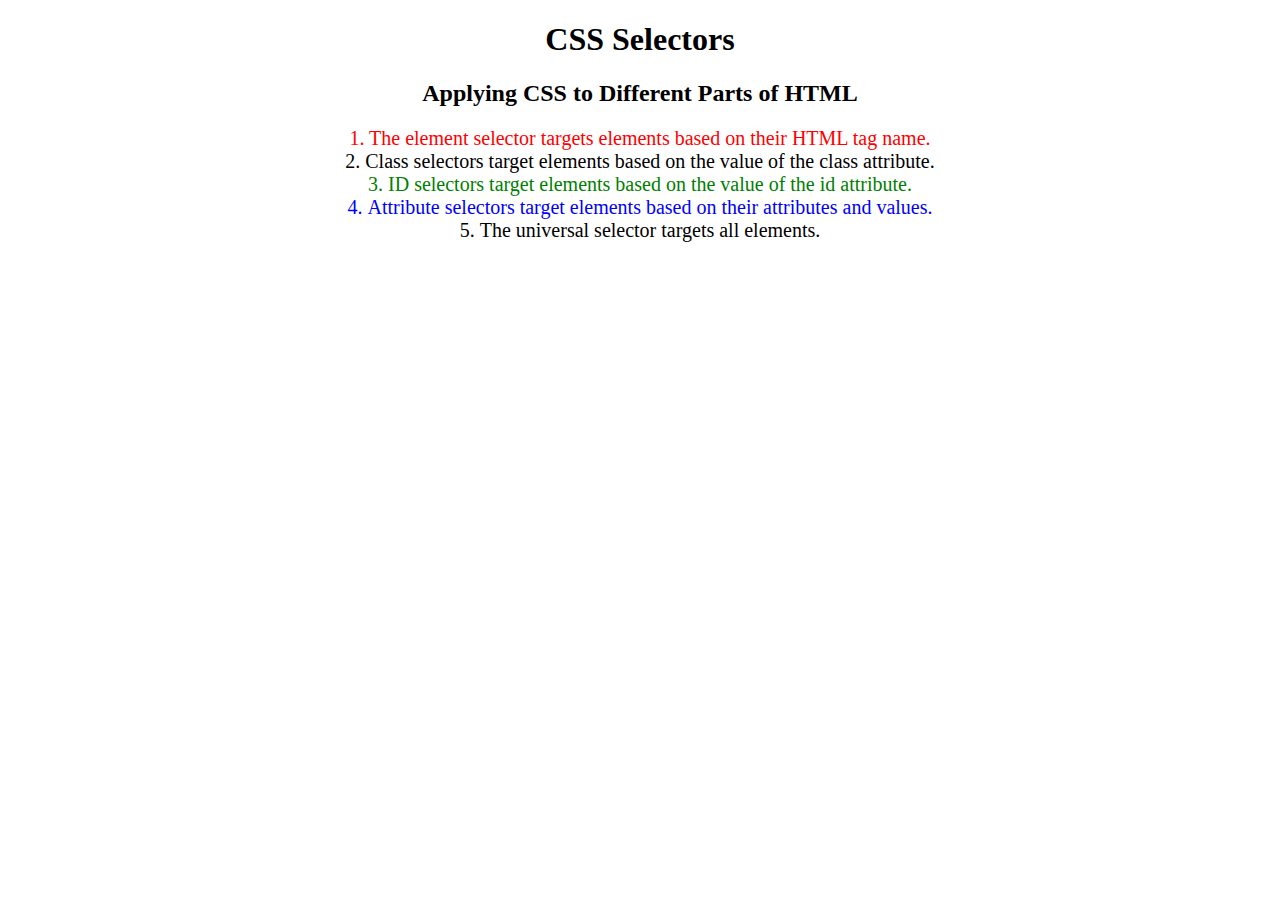
<file: CSS/1-CSS-Selectors/index.html>
<!DOCTYPE html>
<html lang="en">
  <head>
    <meta charset="UTF-8" />
    <title>CSS Selectors</title>
    <link rel="stylesheet" href="./style.css" />
  </head>

  <body>
    <h1>CSS Selectors</h1>
    <h2>Applying CSS to Different Parts of HTML</h2>
    <!-- TODO 1: Set the CSS for all paragraph tags to "color: red" -->
    <p class="note">
      1. The element selector targets elements based on their HTML tag name.
    </p>

    <ol>
      <!-- TODO 2: Set the CSS for all elements with a class of "note" to "font-size: 20px" -->
      <li class="note" value="2">
        Class selectors target elements based on the value of the class
        attribute.
      </li>

      <!-- TODO 3: Set the CSS for the element with an id of "id-selector-demo" to "color: green" -->
      <li class="note" id="id-selector-demo" value="3">
        ID selectors target elements based on the value of the id attribute.
      </li>

      <!-- TODO 4: Set the CSS for the li elements that have the "value" attribute set to "4" to have "color: blue" -->
      <li class="note" value="4">
        Attribute selectors target elements based on their attributes and
        values.
      </li>

      <!-- TODO 5: Set all elements to have "text-align: center" -->
      <li class="note" value="5">
        The universal selector targets all elements.
      </li>
    </ol>
  </body>
</html>
</file>
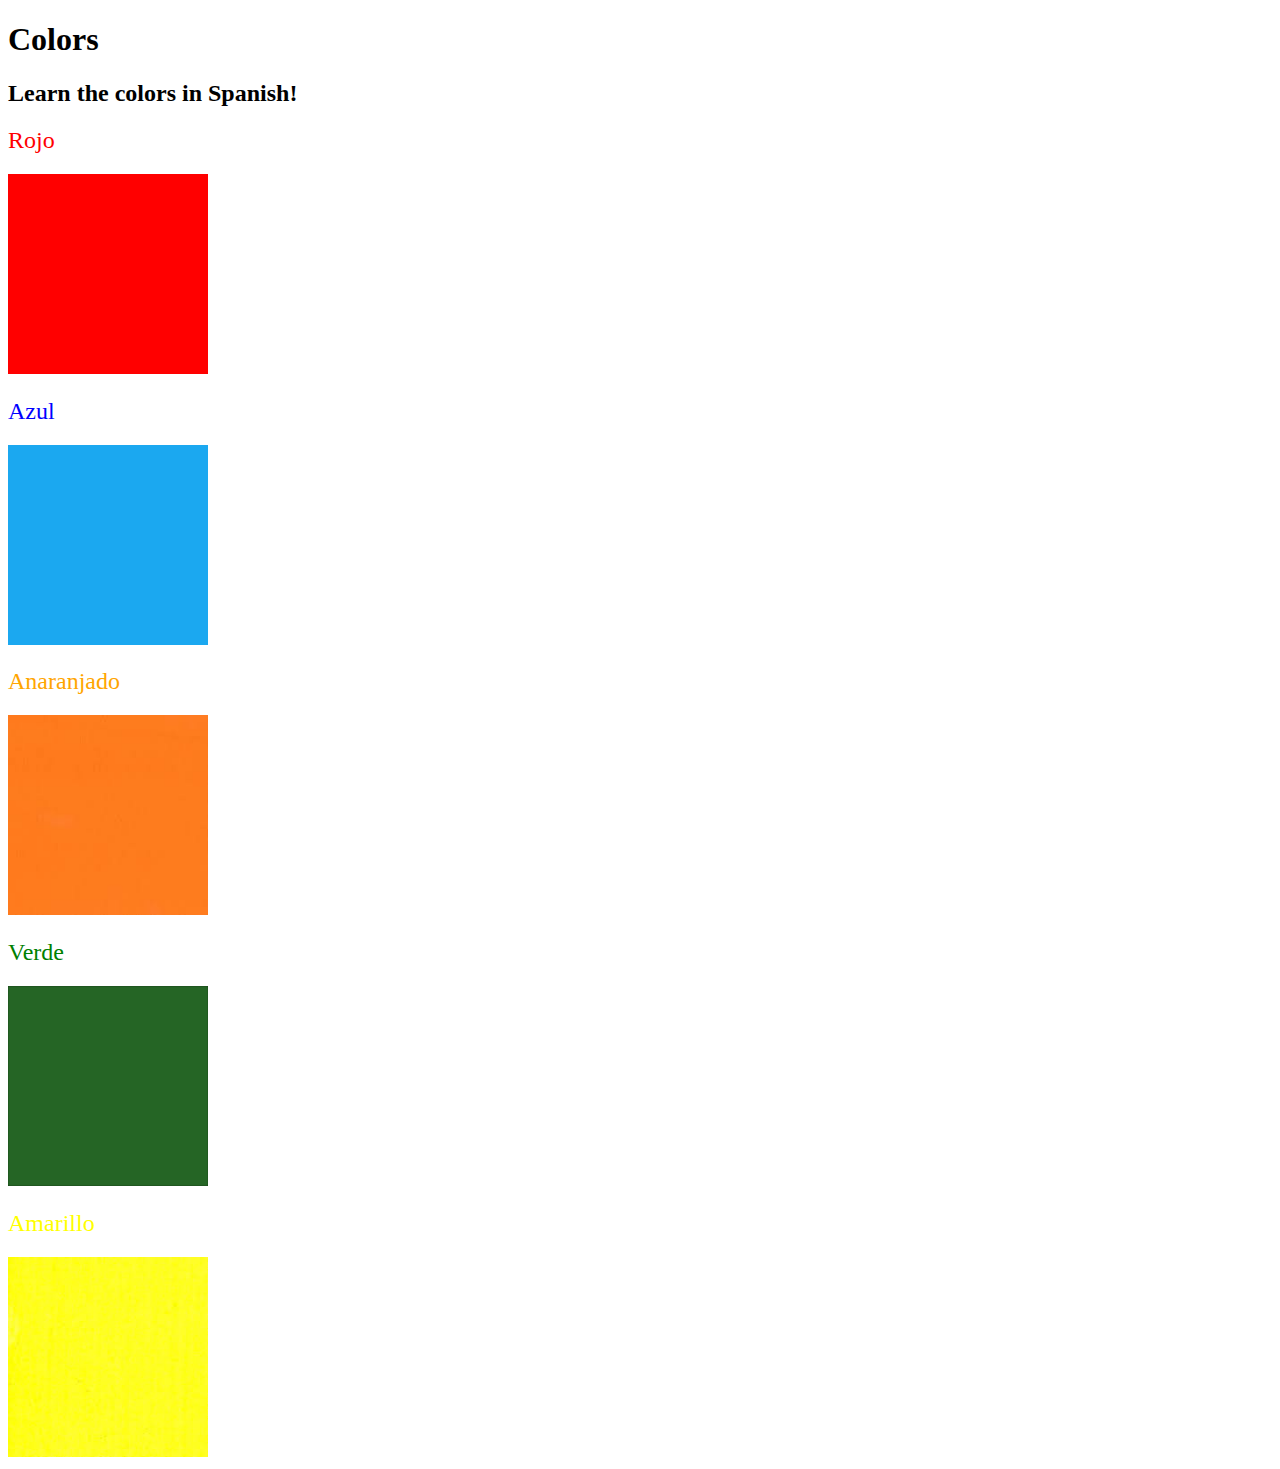
<file: CSS/2-Color_Vocab_Project/index.html>
<!DOCTYPE html>
<html lang="en">
  <head>
    <meta charset="UTF-8" />
    <title>Spanish Vocabulary</title>
    <link rel="stylesheet" href="./style.css" />
  </head>

  <body>
    <h1>Colors</h1>
    <h2>Learn the colors in Spanish!</h2>
    <h2 class="color-title" id="red">Rojo</h2>
    <img class="color" src="./assets/images/red.png" alt="red" />

    <h2 class="color-title" id="blue">Azul</h2>
    <img src="./assets/images/blue.png" alt="blue" />

    <h2 class="color-title" id="orange">Anaranjado</h2>
    <img src="./assets/images/orange.png" alt="orange" />

    <h2 class="color-title" id="green">Verde</h2>
    <img src="./assets/images/green.png" alt="green" />

    <h2 class="color-title" id="yellow">Amarillo</h2>
    <img src="./assets/images/yellow.png" alt="yellow" />
  </body>
</html>

<!-- 
TODOs
IMPORTANT: You should not need to make ANY CHANGES to index.html
All code should be written in your CSS file.

1. Create a CSS file and incorporate it as an external stylesheet.
2. Use CSS to style each of the color titles to meaning. 
Hint: Use the id to help if you don't know the words in spanish.
3. Use CSS to change all the color titles to have "font-weight: normal;"
4. Use CSS (not HTML) to make all the images 200px heigh and 200px wide. 
Hint: 
https://developer.mozilla.org/en-US/docs/Web/CSS/height
https://developer.mozilla.org/en-US/docs/Web/CSS/width
-->
</file>
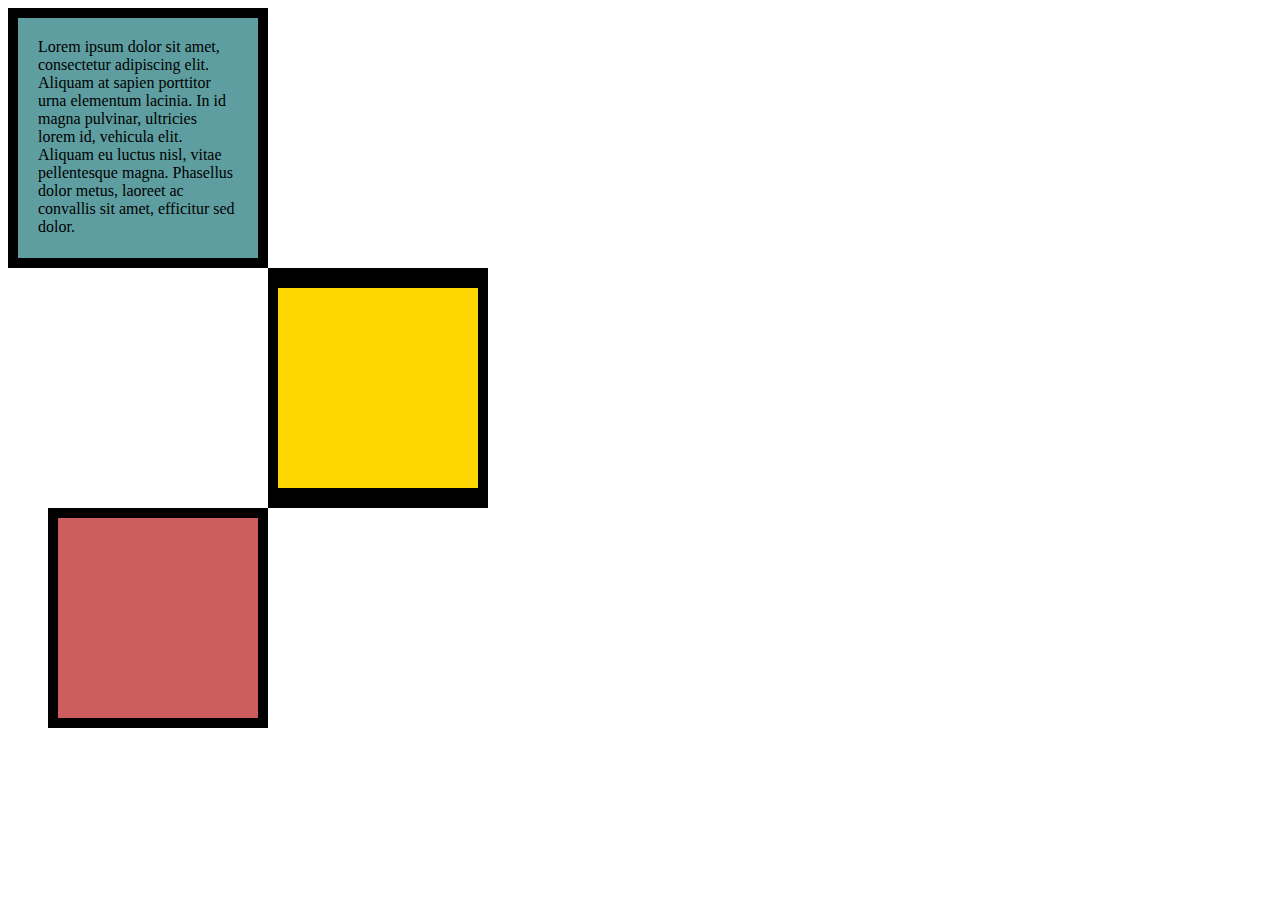
<file: CSS/3-CSS_Box_Model/index.html>
<!DOCTYPE html>
<html lang="en">

<head>
  <meta charset="UTF-8">
  <title>CSS Box Model</title>
  <style>
    div {
      height: 200px;
      width: 200px;
    }

    p {
      margin: 0;
    }

    #first {
      background-color: cadetblue;
      padding: 20px;
      border: 10px solid black;
    }

    #second {
      background-color: gold;
      border: solid black;
      border-width: 20px 10px;
      margin-left: 260px;
    }

    #third {
      background-color: indianred;
      border: 10px solid black;
      margin-left: 40px;
    }
  </style>
</head>

<body>
  <div id="first">
    <p>Lorem ipsum dolor sit amet, consectetur adipiscing elit. Aliquam at sapien porttitor urna elementum lacinia. In
      id magna pulvinar, ultricies lorem id, vehicula elit. Aliquam eu luctus nisl, vitae pellentesque magna. Phasellus
      dolor metus, laoreet ac convallis sit amet, efficitur sed dolor. </p>
  </div>
  <div id="second">

  </div>
  <div id="third">

  </div>
</body>

</html>
</file>
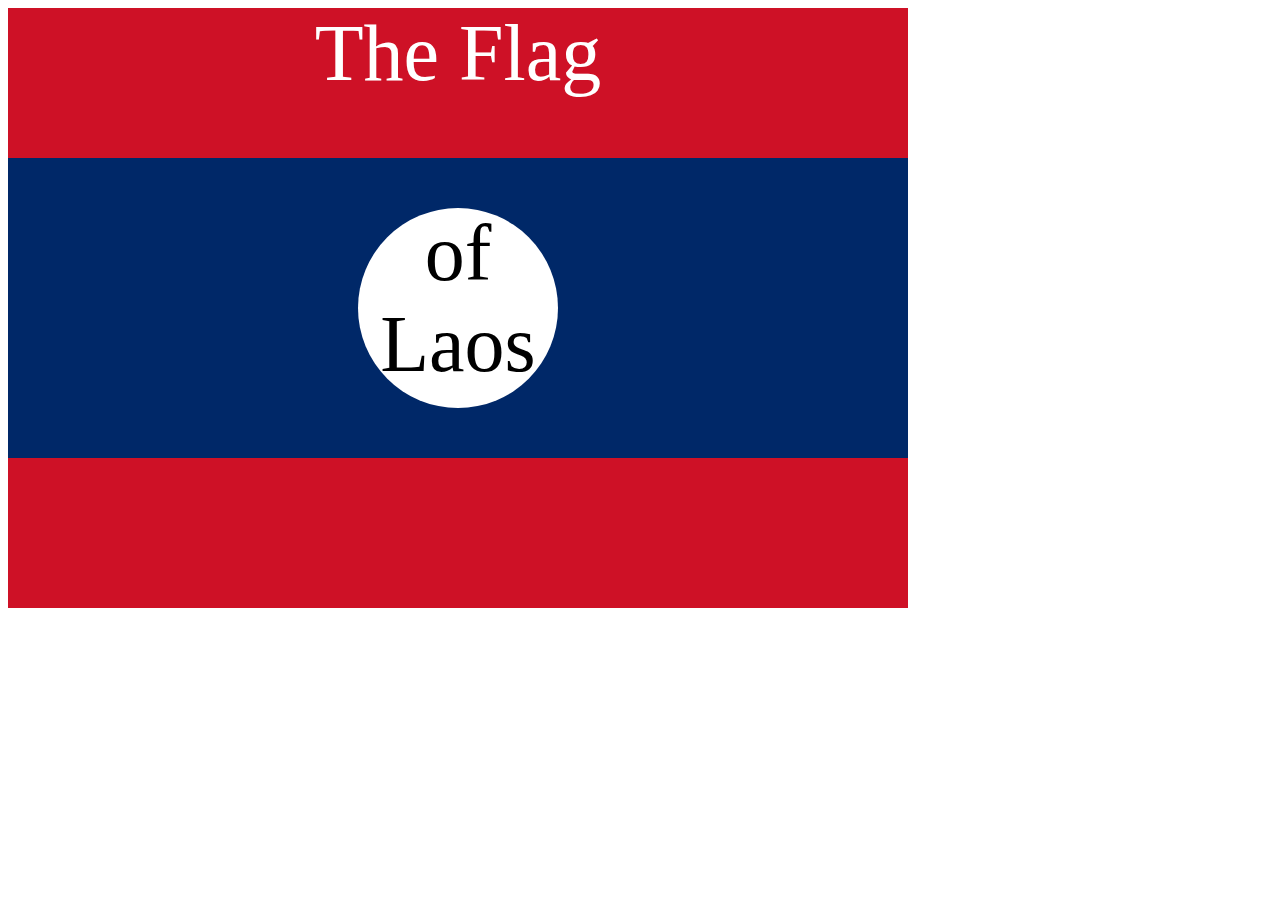
<file: CSS/6-CSS_Flag_Project/index.html>
<!DOCTYPE html>
<html lang="en">

<head>
  <meta charset="UTF-8">
  <title>CSS Flag Project</title>
  <style>
    .flag {
      width: 900px;
      height: 600px;
      position: relative;
      background-color: #CE1126;

    }

    .flag > div {
      background-color: #002868;
      height: 300px;
      width: 100%;
      position: absolute;
      top: 150px;
    }

    .flag > div > div {
      background-color: white;
      position: absolute;

      height: 200px;
      width: 200px;
      border-radius: 50%;
      top: 50px;
      left: 350px;
    }

    p {
      font-size: 5rem;
      color: white;
      text-align: center;
      padding: 0;
      margin: 0;
    }

    .flag>div div p {
      color: black;
    }
  </style>
</head>

<body>
  <div class="flag">
    <p>The Flag</p>
    <div>
      <div>
        <p>of Laos</p>
      </div>
    </div>
  </div>
</body>

</html>
</file>
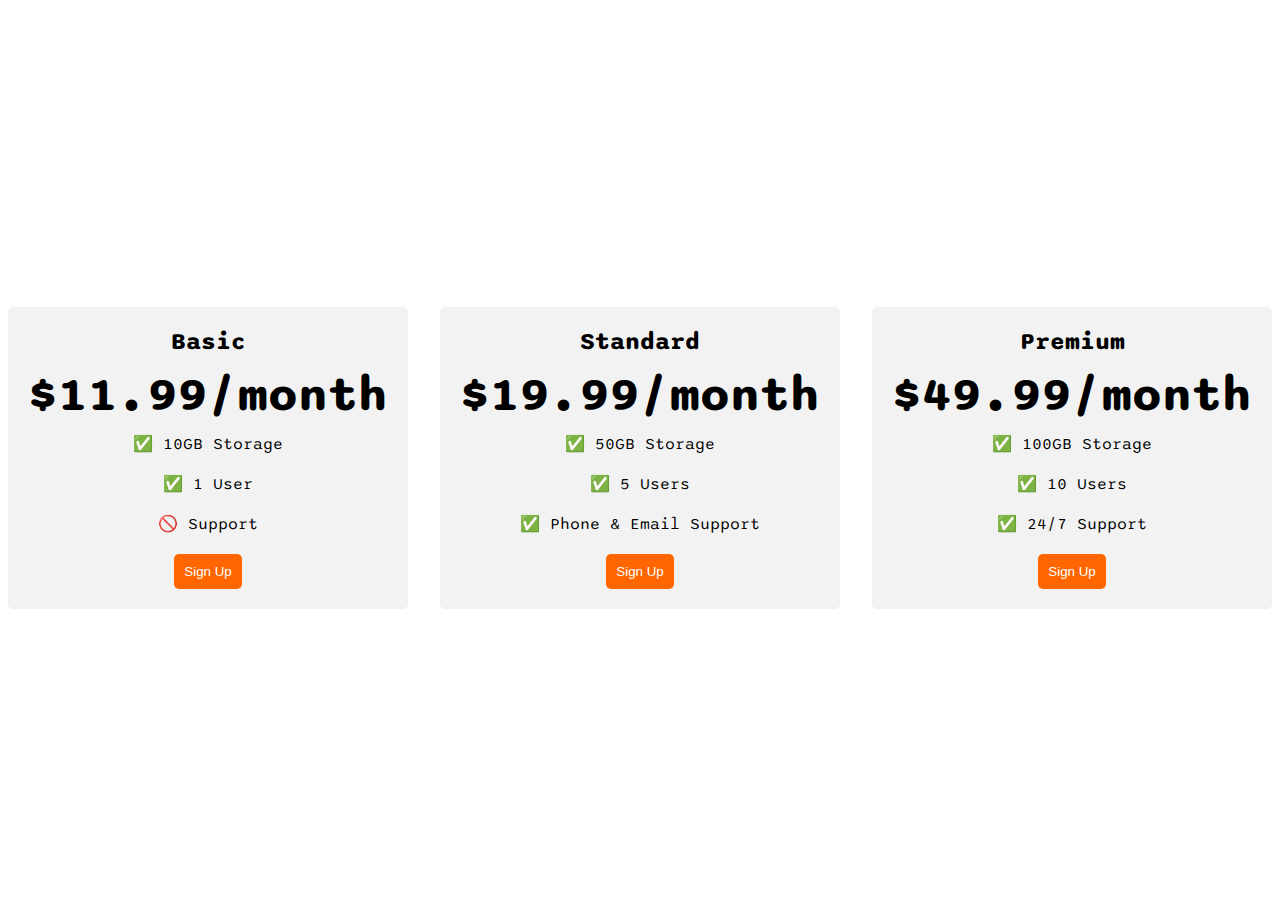
<file: CSS/7-Flexbox_Pricing_Table_Project/index.html>
<!DOCTYPE html>
<html>

<head>
  <title>Flexbox Pricing Table</title>
  <link rel="preconnect" href="https://fonts.googleapis.com">
  <link rel="preconnect" href="https://fonts.gstatic.com" crossorigin>
  <link href="https://fonts.googleapis.com/css2?family=Sono:wght@400;700&display=swap" rel="stylesheet">
  <link rel="stylesheet" href="style.css">
</head>

<body>
  <div class="pricing-container">
    <div class="pricing-plan">
      <div class="plan-title">Basic</div>
      <div class="plan-price">$11.99/month</div>
      <ul class="plan-features">
        <li>✅ 10GB Storage</li>
        <li>✅ 1 User</li>
        <li>🚫 Support</li>
      </ul>
      <button class="plan-button">Sign Up</a>
    </div>
    <div class="pricing-plan">
      <div class="plan-title">Standard</div>
      <div class="plan-price">$19.99/month</div>
      <ul class="plan-features">
        <li>✅ 50GB Storage</li>
        <li>✅ 5 Users</li>
        <li>✅ Phone &amp; Email Support</li>
      </ul>
      <button class="plan-button">Sign Up</a>
    </div>
    <div class="pricing-plan">
      <div class="plan-title">Premium</div>
      <div class="plan-price">$49.99/month</div>
      <ul class="plan-features">
        <li>✅ 100GB Storage</li>
        <li>✅ 10 Users</li>
        <li>✅ 24/7 Support</li>
      </ul>
      <button class="plan-button">Sign Up</a>
    </div>
  </div>

</body>

</html>
</file>
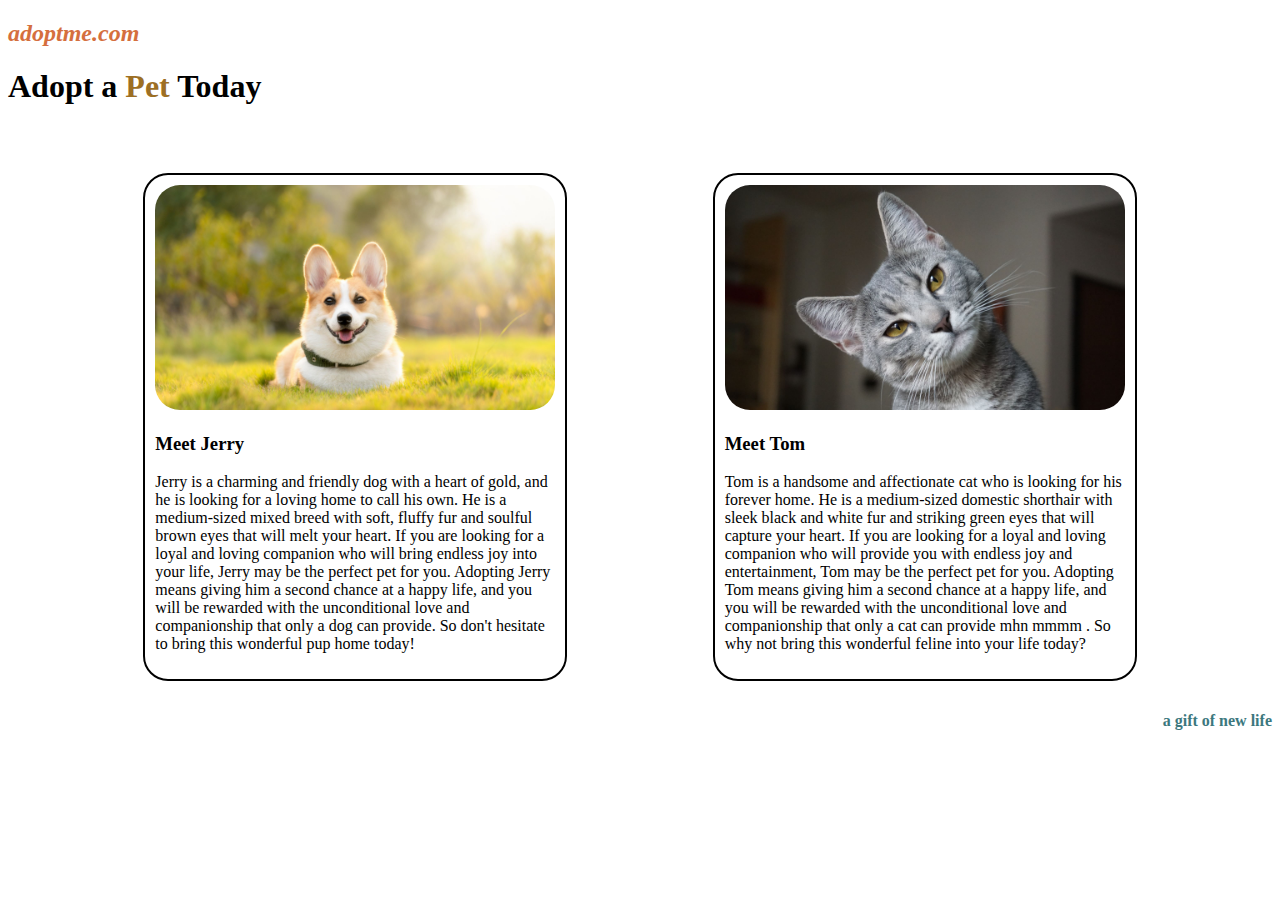
<file: CSS/8-PetAdoption/index.html>
<!DOCTYPE html>
<html lang="en">
  <head>
    <meta charset="UTF-8" />
    <meta http-equiv="X-UA-Compatible" content="IE=edge" />
    <meta name="viewport" content="width=device-width, initial-scale=1.0" />
    <title>CSS</title>
    <link rel="stylesheet" href="style.css" />
  </head>
  <body>
    <h2><i>adoptme.com</i></h2>
    <h1>Adopt a <span>Pet</span> Today</h1>
    <br /><br />
    <div id="pets">
      <div class="card">
        <img src="dog.jpg" alt="jerry" />
        <h3>Meet Jerry</h3>
        <p>
          Jerry is a charming and friendly dog with a heart of gold, and he is
          looking for a loving home to call his own. He is a medium-sized mixed
          breed with soft, fluffy fur and soulful brown eyes that will melt your
          heart. If you are looking for a loyal and loving companion who will
          bring endless joy into your life, Jerry may be the perfect pet for
          you. Adopting Jerry means giving him a second chance at a happy life,
          and you will be rewarded with the unconditional love and companionship
          that only a dog can provide. So don't hesitate to bring this wonderful
          pup home today!
        </p>
      </div>
      <div class="card">
        <img src="cat.jpg" alt="tom" />
        <h3>Meet Tom</h3>
        <p>
          Tom is a handsome and affectionate cat who is looking for his forever
          home. He is a medium-sized domestic shorthair with sleek black and
          white fur and striking green eyes that will capture your heart. If you
          are looking for a loyal and loving companion who will provide you with
          endless joy and entertainment, Tom may be the perfect pet for you.
          Adopting Tom means giving him a second chance at a happy life, and you
          will be rewarded with the unconditional love and companionship that
          only a cat can provide mhn mmmm . So why not bring this wonderful
          feline into your life today?
        </p>
      </div>
    </div>
    <h4>a gift of new life</h4>
  </body>
</html>
</file>
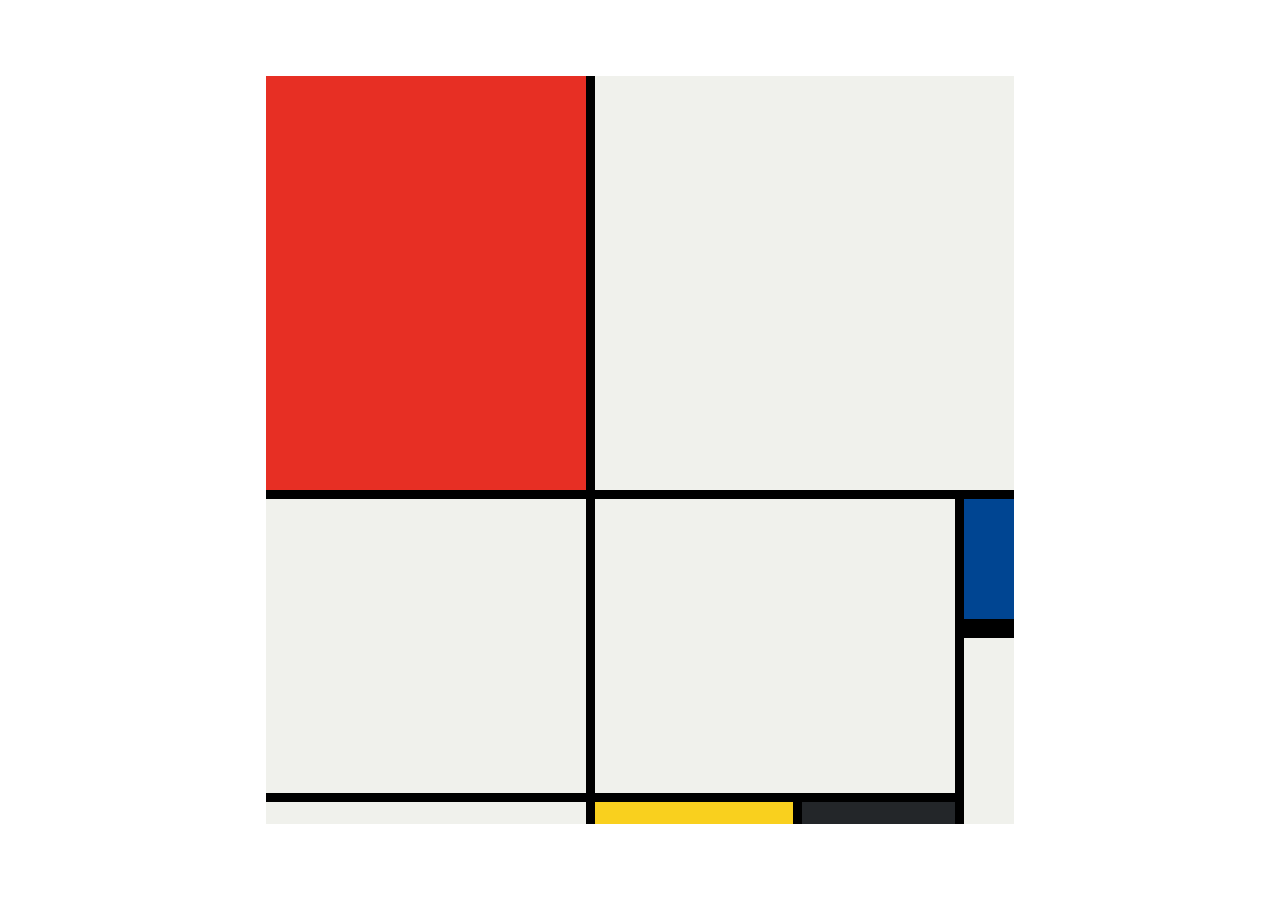
<file: CSS/9-Mondrian Project/index.html>
<!DOCTYPE html>
<html lang="en">
  <head>
    <meta charset="UTF-8" />
    <meta name="viewport" content="width=device-width, initial-scale=1.0" />
    <title>Mondrian Project</title>
    <link rel="stylesheet" href="style.css">
    <style>
      /* 
    Write your CSS here 
    Gap Colour: #000
    White: #F0F1EC
    Red: #E72F24
    Black: #232629
    Blue: #004592
    Yellow: #F9D01E

    For dimensions, see dimensions.png image.
    HINT: Remember you can't change the properties of grid lines.
    But grid lines are transparent!
    */
      
    </style>
  </head>

  <body>
    <!-- Write your HTML here -->
    <div class="container">
      <div class="item red"></div>
      <div class="item white1"></div>
      <div class="item white2"></div>
      <div class="item white3"></div>
      <div class="item blue"></div>
      <div class="item white4"></div>

      <div class="item"></div>
      <div class="item yellow"></div>
      <div class="item black"></div>
    </div>
  </body>
</html>
</file>
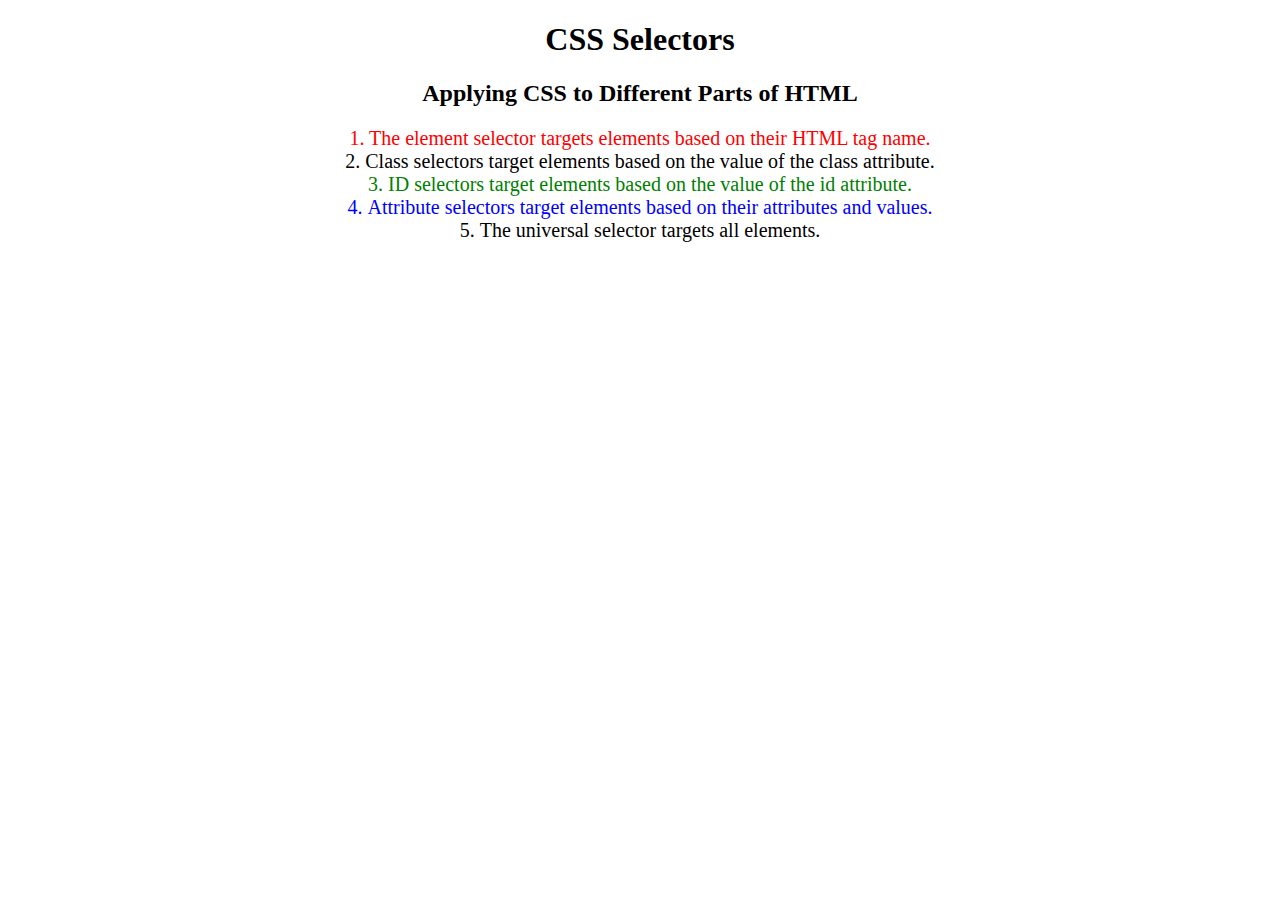
<file: CSS/1-CSS-Selectors/solution/solution.html>
<!DOCTYPE html>
<html lang="en">

<head>
  <meta charset="UTF-8">
  <title>CSS Selectors</title>
  <link rel="stylesheet" href="./solution-style.css" />
</head>

<body>
  <h1>CSS Selectors</h1>
  <h2>Applying CSS to Different Parts of HTML</h2>
  <!-- TODO 1: Set the CSS for all paragraph tags to "color: red" -->
  <p class="note">1. The element selector targets elements based on their HTML tag name.</p>

  <ol>
    <!-- TODO 2: Set the CSS for all elements with a class of "note" to "font-size: 20px" -->
    <li class="note" value="2">Class selectors target elements based on the value of the class attribute.</li>

    <!-- TODO 3: Set the CSS for the element with an id of "id-selector-demo" to "color: green" -->
    <li class="note" id="id-selector-demo" value="3">ID selectors target elements based on the value of the id
      attribute.</li>

    <!-- TODO 4: Set the CSS for the li elements that have the "value" attribute set to "4" to have "color: blue" -->
    <li class="note" value="4">Attribute selectors target elements based on their attributes and values.</li>

    <!-- TODO 5: Set all elements to have "text-align: center" -->
    <li class="note" value="5">The universal selector targets all elements.</li>
  </ol>
</body>

</html>
</file>
<file: CSS/1-CSS-Selectors/style.css>
ol {
  margin-left: -40px;
  margin-top: -20px;
  list-style-position: inside;
}

/* Write your CSS below, don't change the rules above. */
p {
  color: red;
}

.note {
  font-size: 20px;
}

#id-selector-demo {
  color: green;
}

li[value="4"] {
  color: blue;
}

* {
  text-align: center;
}
</file>
<file: CSS/2-Color_Vocab_Project/style.css>
#red {
  color: red;
}

#blue {
  color: blue;
}

#orange {
  color: orange;
}

#green {
  color: green;
}

#yellow {
  color: yellow;
}

.color-title {
  font-weight: normal;
}

img {
  height: 200px;
  width: 200px;
}
</file>
<file: CSS/7-Flexbox_Pricing_Table_Project/style.css>
body {
  font-family: "Sono", sans-serif;
}

.pricing-container {
  display: flex;
  justify-content: center;
  align-items: center;
  height: 100vh;
  gap: 2rem;
}

.pricing-plan {
  flex: 1;
  max-width: 400px;
  padding: 20px;
  background-color: #f2f2f2;
  border-radius: 5px;
  text-align: center;
}

.plan-title {
  font-size: 24px;
  font-weight: bold;
  margin-bottom: 10px;
}

.plan-price {
  font-size: 48px;
  font-weight: bold;
  margin-bottom: 10px;
}

.plan-features {
  list-style: none;
  padding: 0;
  margin: 0;
}

.plan-features li {
  margin-bottom: 20px;
}

.plan-button {
  padding: 10px;
  background-color: #ff6600;
  color: #fff;
  border-radius: 5px;
  border: none;
}

@media (max-width: 1250px) {
  .pricing-container {
    flex-direction: column;
    height: 100%;
  }
}
</file>
<file: CSS/8-PetAdoption/style.css>
.card {
  width: 400px;
  border: 2px solid black;
  border-radius: 25px;
  padding: 10px;
  margin: 10px;
}

img {
  width: 100%;
  border-radius: 25px;
}

h2 {
  color: #d56f3e;
}

span {
  color: #9d6f24;
}

h4 {
  text-align: right;
  color: #3c787e;
}

#pets {
  display: flex;
  justify-content: space-evenly;
}

@media (max-width: 375px) {
    #pets{
        /* display: flex; */
        flex-wrap: wrap;
    }
}
</file>
<file: CSS/9-Mondrian Project/style.css>
body {
  display: flex;
  justify-content: center;
  align-items: center;
  height: 100vh;
  padding: 0;
  margin: 0;
}

.container {
  height: 748px;
  width: 748px;
  display: grid;
  background-color: #000;
  grid-template-columns: 320px 198px 153px 50px;
  grid-template-rows: 414px 130px 155px 22px;
  gap: 9px;
}
.item {
  background-color: #f0f1ec;
}
.red {
  background-color: #e72f24;
}
.white1 {
  grid-column: span 3;
}
.white2 {
  grid-row: span 2;
}
.white3 {
  grid-area: 2 / 2 / 4 / 4;
}
.blue {
  background-color: #004592;
  border-bottom: 10px solid black;
}
.white4 {
  grid-row: span 2;
}
.yellow {
  background-color: #f9d01e;
}
.black {
  background-color: #232629;
}
</file>
<file: CSS/1-CSS-Selectors/solution/solution-style.css>
ol {
  margin-left: -40px;
  margin-top: -20px;
  list-style-position: inside;
}


/* Write your CSS below, don't change the rules above. */

/* TODO 1: Set the CSS for all paragraph tags to "color: red;" */
p {
  color: red;
}

/* TODO 2: Set the CSS for all elements with a class of "note" to "font-size: 20px;" */
.note {
  font-size: 20px;
}

/* TODO 3: Set the CSS for the element with an id of "id-selector-demo" to "color: green;" */
#id-selector-demo {
  color: green;
}

/* TODO 4: Set the CSS for the li elements that have the "value" attribute set to "4" to have "color: blue;" */
li[value="4"] {
  color: blue;
}

/* TODO 5: Set all elements to have "font-family: sans-serif;" */
* {
  text-align: center;
}
</file>
